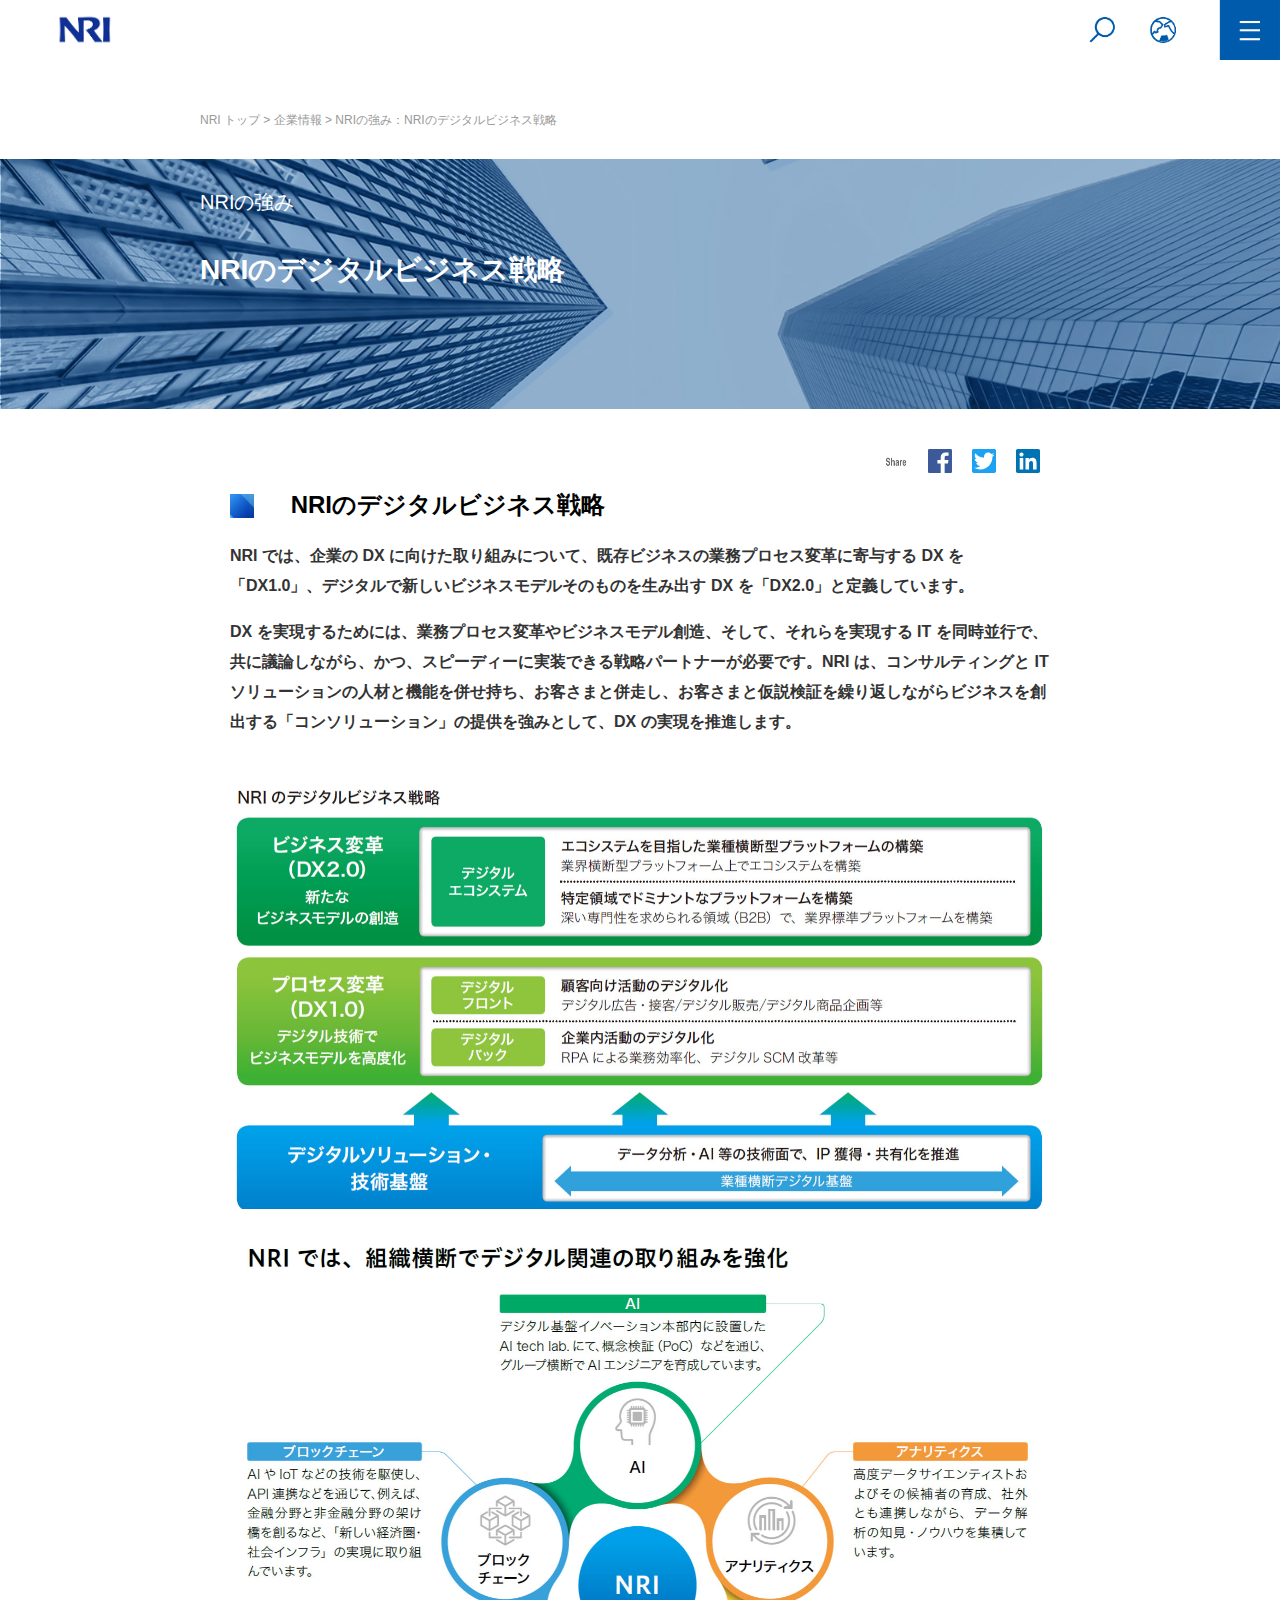
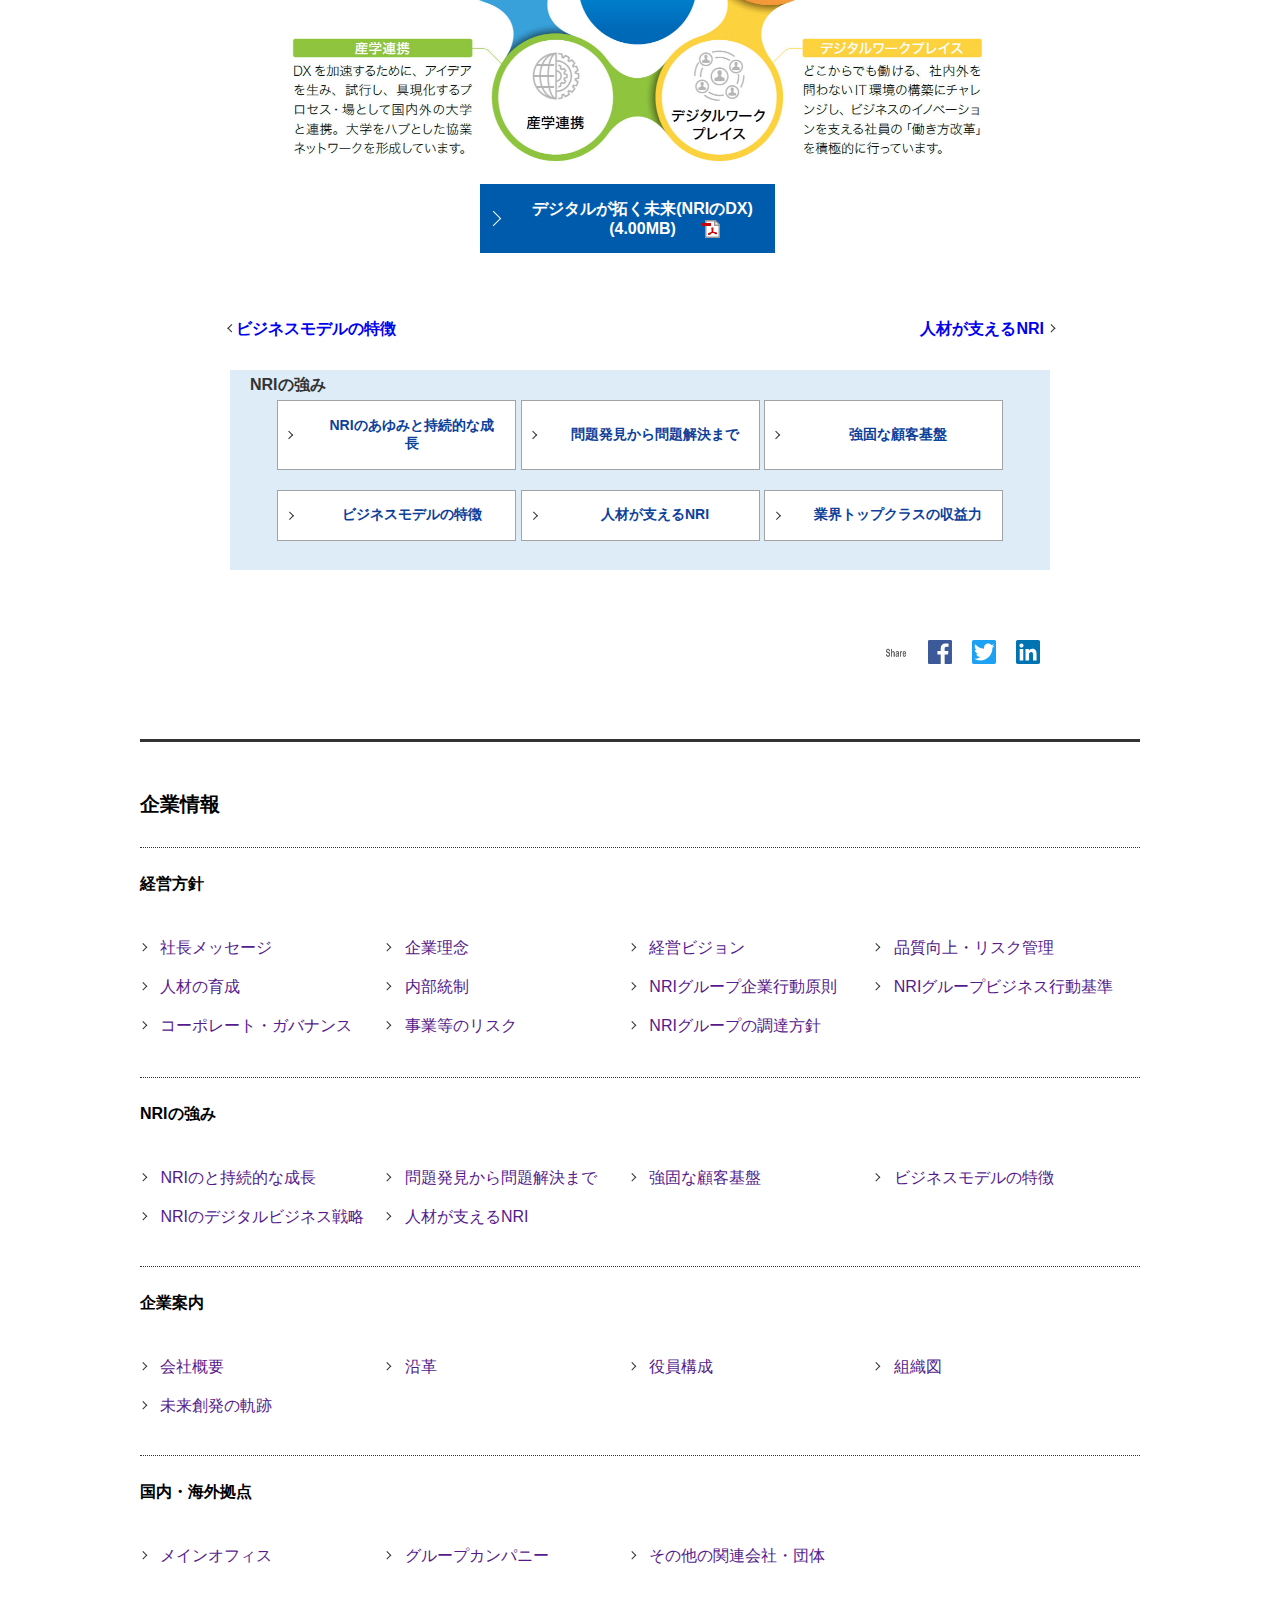
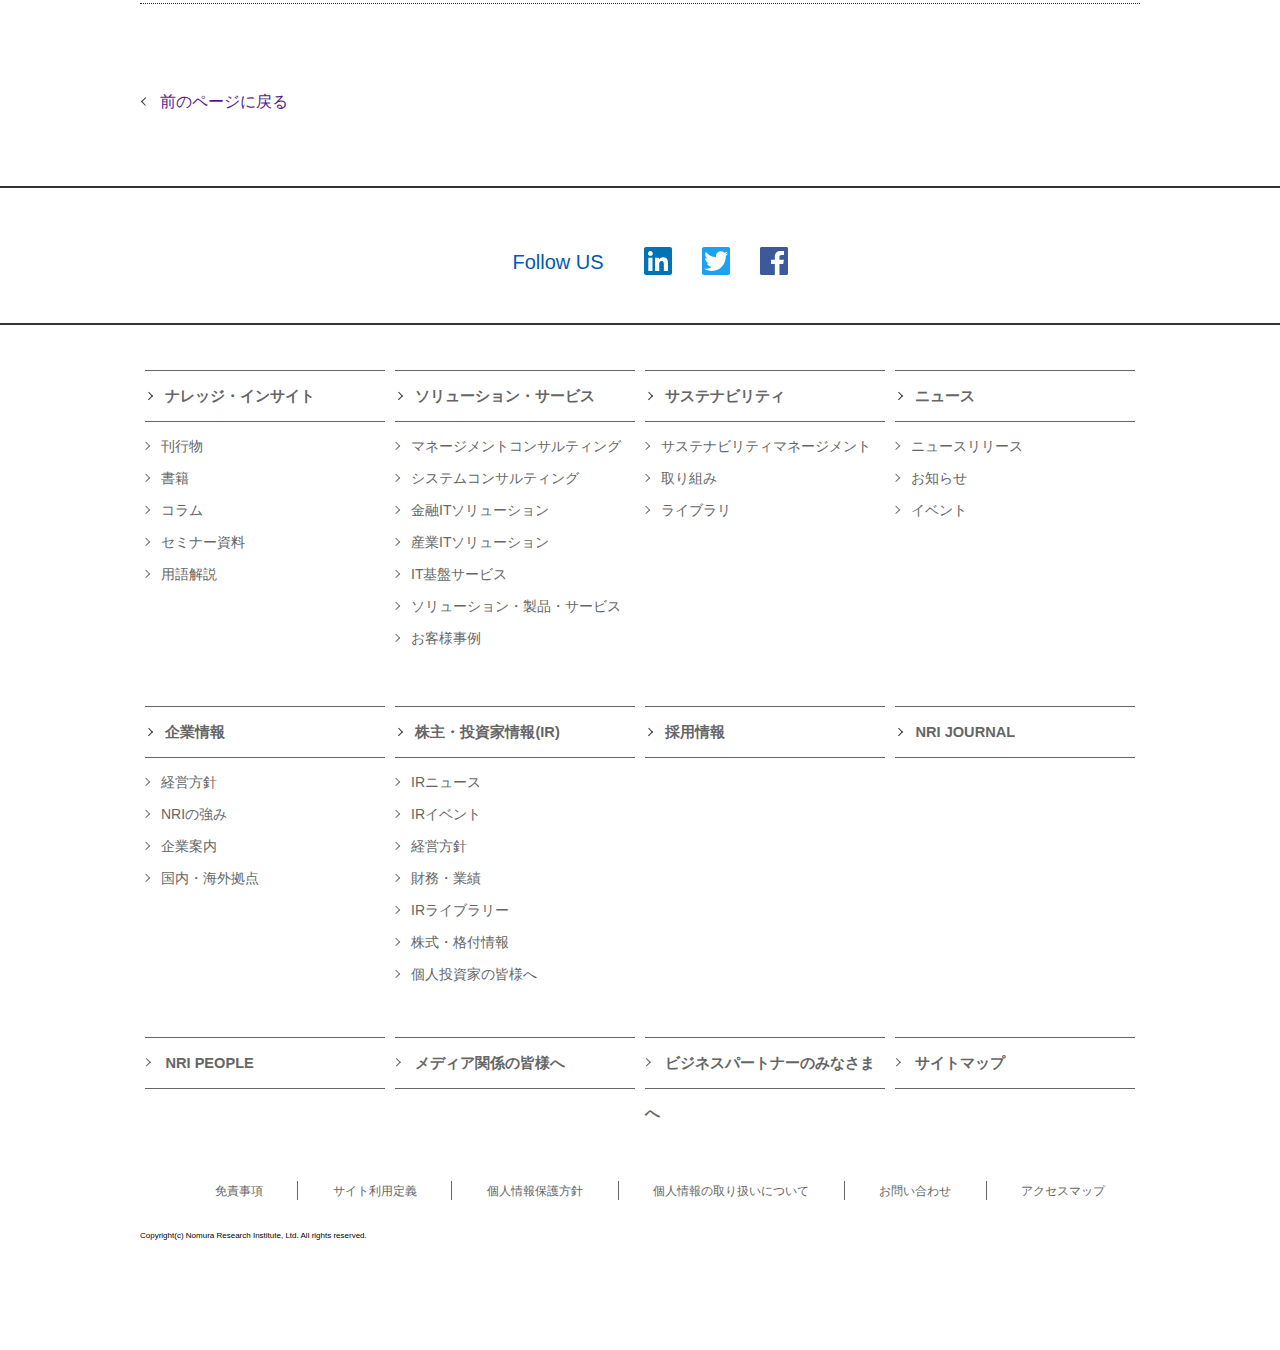
<file: index.html>
<!DOCTYPE html>
<html lang="ja">
<head>
	<meta charset="utf-8">
  <title>NRIのデジタルビジネス戦略</title>
  <link rel="stylesheet" href="normalize.css">
  <link rel="stylesheet" href="style.css">
</head>

<body>
      
    <header>
      <div class="header">
        <img class="topimgLeft" src="images/apple-touch-icon.png" height="60">
        <img class="topimgRight" src="images/img001.png" height="60">
      </div><!-- header -->
    </header>

        <p class="pankuz">NRI トップ &gt; 企業情報 &gt; NRIの強み：NRIのデジタルビジネス戦略</p>

    <div class="irheader"><!-- ヘッダー画像 -->
      <p class="irheaderone">NRIの強み</p>
      <p class="irheadertwo">NRIのデジタルビジネス戦略</p>
    </div><!-- irheaderヘッダー画像 -->



    <div class="pageback"><!-- 1ページメインの後側 -->

      <div class="pagefront"><!-- 2メインページ前面 -->
        <div class="shareframe"><!-- 3シェアフレーム -->
          

          <div class="share">
              <a href="https://www.linkedin.com/m/login/" target="new">
                <img src="images/icon-linkedin.svg" alt="facebook" ></a>
          </div><!-- share -->


            <div class="share">
                <a href="https://twitter.com/intent/tweet?text=NRI%E3%81%AE%E5%BC%B7%E3%81%BF%EF%BC%9A%E3%83%93%E3%82%B8%E3%83%8D%E3%82%B9%E3%83%A2%E3%83%87%E3%83%AB%E3%81%AE%E7%89%B9%E5%BE%B4%20%7C%20%E4%BC%81%E6%A5%AD%E6%83%85%E5%A0%B1%20%7C%20%E9%87%8E%E6%9D%91%E7%B7%8F%E5%90%88%E7%A0%94%E7%A9%B6%E6%89%80%28NRI%29&url=http%3A%2F%2Fwww.nri.com%2Fjp%2Fcompany%2Fwhats%2Fstory06&original_referer=https%3A%2F%2Ftwitter.com%2Fshare%3Ftext%3DNRI%25e3%2581%25ae%25e5%25bc%25b7%25e3%2581%25bf%25ef%25bc%259a%25e3%2583%2593%25e3%2582%25b8%25e3%2583%258d%25e3%2582%25b9%25e3%2583%25a2%25e3%2583%2587%25e3%2583%25ab%25e3%2581%25ae%25e7%2589%25b9%25e5%25be%25b4%2B%257c%2B%25e4%25bc%2581%25e6%25a5%25ad%25e6%2583%2585%25e5%25a0%25b1%2B%257c%2B%25e9%2587%258e%25e6%259d%2591%25e7%25b7%258f%25e5%2590%2588%25e7%25a0%2594%25e7%25a9%25b6%25e6%2589%2580%28NRI%29%26url%3Dhttp%253a%252f%252fwww.nri.com%252fjp%252fcompany%252fwhats%252fstory06" target="_new">
                <img src="images/icon-twitter.svg" alt="twitter" ></a>
            </div><!-- 4share -->

            <div class="share">
              <a href="https://www.facebook.com/login.php?skip_api_login=1&api_key=966242223397117&signed_next=1&next=https%3A%2F%2Fwww.facebook.com%2Fshare.php%3Fu%3Dhttp%253A%252F%252Fwww.nri.com%252Fjp%252Fcompany%252Fwhats%252Fstory06&cancel_url=https%3A%2F%2Fwww.facebook.com%2Fdialog%2Fclose_window%2F%3Fapp_id%3D966242223397117%26connect%3D0%23_%3D_&display=popup&locale=ja_JP" target="_new">
              <img src="images/icon-facebook.svg" alt="facebook" ></a>
            <div><!-- 4share -->

          <div class="share">
              <a href="https://twitter.com/intent/tweet?text=NRI%E3%81%AE%E5%BC%B7%E3%81%BF%EF%BC%9A%E3%83%93%E3%82%B8%E3%83%8D%E3%82%B9%E3%83%A2%E3%83%87%E3%83%AB%E3%81%AE%E7%89%B9%E5%BE%B4%20%7C%20%E4%BC%81%E6%A5%AD%E6%83%85%E5%A0%B1%20%7C%20%E9%87%8E%E6%9D%91%E7%B7%8F%E5%90%88%E7%A0%94%E7%A9%B6%E6%89%80%28NRI%29&url=http%3A%2F%2Fwww.nri.com%2Fjp%2Fcompany%2Fwhats%2Fstory06&original_referer=https%3A%2F%2Ftwitter.com%2Fshare%3Ftext%3DNRI%25e3%2581%25ae%25e5%25bc%25b7%25e3%2581%25bf%25ef%25bc%259a%25e3%2583%2593%25e3%2582%25b8%25e3%2583%258d%25e3%2582%25b9%25e3%2583%25a2%25e3%2583%2587%25e3%2583%25ab%25e3%2581%25ae%25e7%2589%25b9%25e5%25be%25b4%2B%257c%2B%25e4%25bc%2581%25e6%25a5%25ad%25e6%2583%2585%25e5%25a0%25b1%2B%257c%2B%25e9%2587%258e%25e6%259d%2591%25e7%25b7%258f%25e5%2590%2588%25e7%25a0%2594%25e7%25a9%25b6%25e6%2589%2580%28NRI%29%26url%3Dhttp%253a%252f%252fwww.nri.com%252fjp%252fcompany%252fwhats%252fstory06" target="_new">
              <img src="images/share.png" alt="twitter" ></a>
          </div><!-- 4share -->

        </div><!-- 3シェアフレーム -->

      </div><!-- 2メインページ前面 -->


          <article class="title"><!-- 5タイトル -->
            <img src="images/rogomarck.png" alt="ロゴマーク" width="24" height="24" style="float:left;" "margin-left:10px;">
            <h2>&nbsp;&nbsp;&nbsp;&nbsp;NRIのデジタルビジネス戦略</h2>

            <article class="text">
            <p>NRI では、企業の DX に向けた取り組みについて、既存ビジネスの業務プロセス変革に寄与する DX を「DX1.0」、デジタルで新しいビジネスモデルそのものを生み出す DX を「DX2.0」と定義しています。</p>
            </article><!-- text -->
            
            <article class="text">
            <p>DX を実現するためには、業務プロセス変革やビジネスモデル創造、そして、それらを実現する IT を同時並行で、共に議論しながら、かつ、スピーディーに実装できる戦略パートナーが必要です。NRI は、コンサルティングと IT ソリューションの人材と機能を併せ持ち、お客さまと併走し、お客さまと仮説検証を繰り返しながらビジネスを創出する「コンソリューション」の提供を強みとして、DX の実現を推進します。</p>
            </article>
            

            <div class="strategyimage"></div>
            <div class="digitalimage"></div>

          <div class="btn"><!-- ボタン -->
          <a href="" class="bws-arrow"><span>デジタルが拓く未来(NRIのDX)(4.00MB)</span></a>
          </div>


          <div class="Businesleft"><a href="#">ビジネスモデルの特徴</a></div>
          <div class="Businesright"><a href="#">人材が支えるNRI</a></div>



      <section class="nristrong">

          <div class="nristrongtext">
            <p>NRIの強み</P>
            </div>
    
            <div class="bw-arrowframe">
              <a href="" class="bw-arrow"><span>NRIのあゆみと持続的な成長</span></a>
            </div>
    
            <div class="bw-arrowframe">
                <a href="" class="bw-arrow"><span>問題発見から問題解決まで</span></a>
            </div>
            
              <div class="bw-arrowframe">
                  <a href="" class="bw-arrow"><span>強固な顧客基盤</span></a>
              </div>
    
              <div class="bw-arrowframeunder">
                    <a href="" class="bw-arrowunder"><span>ビジネスモデルの特徴</span></a>
              </div>
      
              <div class="bw-arrowframeunder">
                      <a href="" class="bw-arrowunder"><span>人材が支えるNRI</span></a>
                    </div>
    
              <div class="bw-arrowframeunder">
                        <a href="" class="bw-arrowunder"><span>業界トップクラスの収益力</span></a>
              </div>




      </section><!-- nristrong -->

      <div class="shareframe"><!-- 3シェアフレーム -->
          

        <div class="share">
            <a href="https://www.linkedin.com/m/login/" target="new">
              <img src="images/icon-linkedin.svg" alt="facebook" ></a>
        </div><!-- share -->


          <div class="share">
              <a href="https://twitter.com/intent/tweet?text=NRI%E3%81%AE%E5%BC%B7%E3%81%BF%EF%BC%9A%E3%83%93%E3%82%B8%E3%83%8D%E3%82%B9%E3%83%A2%E3%83%87%E3%83%AB%E3%81%AE%E7%89%B9%E5%BE%B4%20%7C%20%E4%BC%81%E6%A5%AD%E6%83%85%E5%A0%B1%20%7C%20%E9%87%8E%E6%9D%91%E7%B7%8F%E5%90%88%E7%A0%94%E7%A9%B6%E6%89%80%28NRI%29&url=http%3A%2F%2Fwww.nri.com%2Fjp%2Fcompany%2Fwhats%2Fstory06&original_referer=https%3A%2F%2Ftwitter.com%2Fshare%3Ftext%3DNRI%25e3%2581%25ae%25e5%25bc%25b7%25e3%2581%25bf%25ef%25bc%259a%25e3%2583%2593%25e3%2582%25b8%25e3%2583%258d%25e3%2582%25b9%25e3%2583%25a2%25e3%2583%2587%25e3%2583%25ab%25e3%2581%25ae%25e7%2589%25b9%25e5%25be%25b4%2B%257c%2B%25e4%25bc%2581%25e6%25a5%25ad%25e6%2583%2585%25e5%25a0%25b1%2B%257c%2B%25e9%2587%258e%25e6%259d%2591%25e7%25b7%258f%25e5%2590%2588%25e7%25a0%2594%25e7%25a9%25b6%25e6%2589%2580%28NRI%29%26url%3Dhttp%253a%252f%252fwww.nri.com%252fjp%252fcompany%252fwhats%252fstory06" target="_new">
              <img src="images/icon-twitter.svg" alt="twitter" ></a>
          </div><!-- 4share -->

          <div class="share">
            <a href="https://www.facebook.com/login.php?skip_api_login=1&api_key=966242223397117&signed_next=1&next=https%3A%2F%2Fwww.facebook.com%2Fshare.php%3Fu%3Dhttp%253A%252F%252Fwww.nri.com%252Fjp%252Fcompany%252Fwhats%252Fstory06&cancel_url=https%3A%2F%2Fwww.facebook.com%2Fdialog%2Fclose_window%2F%3Fapp_id%3D966242223397117%26connect%3D0%23_%3D_&display=popup&locale=ja_JP" target="_new">
            <img src="images/icon-facebook.svg" alt="facebook" ></a>
          <div><!-- 4share -->

        <div class="share">
            <a href="https://twitter.com/intent/tweet?text=NRI%E3%81%AE%E5%BC%B7%E3%81%BF%EF%BC%9A%E3%83%93%E3%82%B8%E3%83%8D%E3%82%B9%E3%83%A2%E3%83%87%E3%83%AB%E3%81%AE%E7%89%B9%E5%BE%B4%20%7C%20%E4%BC%81%E6%A5%AD%E6%83%85%E5%A0%B1%20%7C%20%E9%87%8E%E6%9D%91%E7%B7%8F%E5%90%88%E7%A0%94%E7%A9%B6%E6%89%80%28NRI%29&url=http%3A%2F%2Fwww.nri.com%2Fjp%2Fcompany%2Fwhats%2Fstory06&original_referer=https%3A%2F%2Ftwitter.com%2Fshare%3Ftext%3DNRI%25e3%2581%25ae%25e5%25bc%25b7%25e3%2581%25bf%25ef%25bc%259a%25e3%2583%2593%25e3%2582%25b8%25e3%2583%258d%25e3%2582%25b9%25e3%2583%25a2%25e3%2583%2587%25e3%2583%25ab%25e3%2581%25ae%25e7%2589%25b9%25e5%25be%25b4%2B%257c%2B%25e4%25bc%2581%25e6%25a5%25ad%25e6%2583%2585%25e5%25a0%25b1%2B%257c%2B%25e9%2587%258e%25e6%259d%2591%25e7%25b7%258f%25e5%2590%2588%25e7%25a0%2594%25e7%25a9%25b6%25e6%2589%2580%28NRI%29%26url%3Dhttp%253a%252f%252fwww.nri.com%252fjp%252fcompany%252fwhats%252fstory06" target="_new">
            <img src="images/share.png" alt="twitter" ></a>
        </div><!-- 4share -->

      </div><!-- 3シェアフレーム -->



      </article><!-- 5title タイトル-->


    </div><!-- 1ページメインの後側 -->

    </div>
    </div>


    <article class="company-information">
      <p>企業情報</p>
    </article>  


    <section class="link_collection_one">
        <p>経営方針</p>
        <article class="link-box">
          <a href=""><span>社長メッセージ</span></a>
        </article>

        <article class="link-box">
            <a href=""><span>企業理念</span></a>
        </article>

          <article class="link-box">
              <a href=""><span>経営ビジョン</span></a>
          </article>

          <article class="link-box">
              <a href=""><span>品質向上・リスク管理</span></a>
          </article>
          
          <article class="link-box">
              <a href=""><span>人材の育成</span></a>
          </article>

          <article class="link-box">
              <a href=""><span>内部統制</span></a>
          </article>

          <article class="link-box">
              <a href=""><span>NRIグループ企業行動原則</span></a>
          </article>

          <article class="link-box">
              <a href=""><span>NRIグループビジネス行動基準</span></a>
          </article>

          <article class="link-box">
              <a href=""><span>コーポレート・ガバナンス</span></a>
          </article>

          <article class="link-box">
              <a href=""><span>事業等のリスク</span></a>
          </article>

          <article class="link-box">
              <a href=""><span>NRIグループの調達方針</span></a>
          </article>


    </section><!-- link_collection_one -->


    <section class="link_collection_two">
      <p>NRIの強み</p>
      <article class="link-box">
        <a href=""><span>NRIのと持続的な成長</span></a>
      </article>

      <article class="link-box">
          <a href=""><span>問題発見から問題解決まで</span></a>
      </article>

        <article class="link-box">
            <a href=""><span>強固な顧客基盤</span></a>
        </article>

        <article class="link-box">
            <a href=""><span>ビジネスモデルの特徴</span></a>
        </article>
        
        <article class="link-box">
            <a href=""><span>NRIのデジタルビジネス戦略</span></a>
        </article>

        <article class="link-box">
            <a href=""><span>人材が支えるNRI</span></a>
        </article>

  </section><!-- link_collection_two -->

      <section class="link_collection_three">
        <p>企業案内</p>
        <article class="link-box">
          <a href=""><span>会社概要</span></a>
        </article>

        <article class="link-box">
            <a href=""><span>沿革</span></a>
        </article>

          <article class="link-box">
              <a href=""><span>役員構成</span></a>
          </article>

          <article class="link-box">
              <a href=""><span>組織図</span></a>
          </article>
          
          <article class="link-box">
              <a href=""><span>未来創発の軌跡</span></a>
          </article>

    </section><!-- link_collection_three -->

    <section class="link_collection_four">
      <p>国内・海外拠点</p>
      <article class="link-box">
        <a href=""><span>メインオフィス</span></a>
      </article>

      <article class="link-box">
          <a href=""><span>グループカンパニー</span></a>
      </article>

        <article class="link-box">
            <a href=""><span>その他の関連会社・団体</span></a>
        </article>

</section><!-- link_collection_four -->

  <section class="link_collection_five">

    <article class="link-box-five">
      <a href=""><span>前のページに戻る</span></a>
    </article>

  </section>


  <!-- <section class="Follow_us_frame"> -->

    <article class="Follow_us">

      <section class="follow_center">

        <span class="share_follow_us">
            <a href="" target="_new">
              <p>Follow US</p>
        </span>


        <span class="share_two">
          <a href="https://www.linkedin.com/m/login/" target="new">
          <img  src="images/icon-linkedin.svg"></a>
        </span>

          <span class="share_two">
              <a href="https://twitter.com/intent/tweet?text=NRI%E3%81%AE%E5%BC%B7%E3%81%BF%EF%BC%9A%E3%83%93%E3%82%B8%E3%83%8D%E3%82%B9%E3%83%A2%E3%83%87%E3%83%AB%E3%81%AE%E7%89%B9%E5%BE%B4%20%7C%20%E4%BC%81%E6%A5%AD%E6%83%85%E5%A0%B1%20%7C%20%E9%87%8E%E6%9D%91%E7%B7%8F%E5%90%88%E7%A0%94%E7%A9%B6%E6%89%80%28NRI%29&url=http%3A%2F%2Fwww.nri.com%2Fjp%2Fcompany%2Fwhats%2Fstory06&original_referer=https%3A%2F%2Ftwitter.com%2Fshare%3Ftext%3DNRI%25e3%2581%25ae%25e5%25bc%25b7%25e3%2581%25bf%25ef%25bc%259a%25e3%2583%2593%25e3%2582%25b8%25e3%2583%258d%25e3%2582%25b9%25e3%2583%25a2%25e3%2583%2587%25e3%2583%25ab%25e3%2581%25ae%25e7%2589%25b9%25e5%25be%25b4%2B%257c%2B%25e4%25bc%2581%25e6%25a5%25ad%25e6%2583%2585%25e5%25a0%25b1%2B%257c%2B%25e9%2587%258e%25e6%259d%2591%25e7%25b7%258f%25e5%2590%2588%25e7%25a0%2594%25e7%25a9%25b6%25e6%2589%2580%28NRI%29%26url%3Dhttp%253a%252f%252fwww.nri.com%252fjp%252fcompany%252fwhats%252fstory06" target="_new">
              <img src="images/icon-twitter.svg" alt="twitter" ></a>
          </span>

          <span class="share_two">
            <a href="https://www.facebook.com/login.php?skip_api_login=1&api_key=966242223397117&signed_next=1&next=https%3A%2F%2Fwww.facebook.com%2Fshare.php%3Fu%3Dhttp%253A%252F%252Fwww.nri.com%252Fjp%252Fcompany%252Fwhats%252Fstory06&cancel_url=https%3A%2F%2Fwww.facebook.com%2Fdialog%2Fclose_window%2F%3Fapp_id%3D966242223397117%26connect%3D0%23_%3D_&display=popup&locale=ja_JP" target="_new">
            <img src="images/icon-facebook.svg" alt="facebook" ></a>
            </span>

          </section>

    </article>

  　 <article  class="pageback_two">


    <section  class="link_collection_box">
      <div class="link_top_box">
        <a href=""  class="link_top_box_text"><span>ナレッジ・インサイト</span></a>
        <ul class="ul">
          <li><a href=""><span class="li_text">刊行物</span></a></li>
          <li><a href=""><span class="li_text">書籍</span></a></li>
          <li><a href=""><span class="li_text">コラム</span></a></li>
          <li><a href=""><span class="li_text">セミナー資料</span></a></li>
          <li><a href=""><span class="li_text">用語解説</span></a></li>
        </ul>
      </div>
    </section>

    <section  class="link_collection_box">
        <div class="link_top_box">
          <a href=""  class="link_top_box_text"><span>ソリューション・サービス</span></a>
          <ul class="ul">
            <li><a href=""><span class="li_text">マネージメントコンサルティング</span></a></li>
            <li><a href=""><span class="li_text">システムコンサルティング</span></a></li>
            <li><a href=""><span class="li_text">金融ITソリューション</span></a></li>
            <li><a href=""><span class="li_text">産業ITソリューション</span></a></li>
            <li><a href=""><span class="li_text">IT基盤サービス</span></a></li>
            <li><a href=""><span class="li_text">ソリューション・製品・サービス</span></a></li>
            <li><a href=""><span class="li_text">お客様事例</span></a></li>
          </ul>
        </div>
      </section>

      <section  class="link_collection_box">
          <div class="link_top_box">
            <a href=""  class="link_top_box_text"><span>サステナビリティ</span></a>
            <ul class="ul">
              <li><a href=""><span class="li_text">サステナビリティマネージメント</span></a></li>
              <li><a href=""><span class="li_text">取り組み</span></a></li>
              <li><a href=""><span class="li_text">ライブラリ</span></a></li>
            </ul>
          </div>
        </section>


        <section  class="link_collection_box">
            <div class="link_top_box">
              <a href=""  class="link_top_box_text"><span>ニュース</span></a>
              <ul class="ul">
                <li><a href=""><span class="li_text">ニュースリリース</span></a></li>
                <li><a href=""><span class="li_text">お知らせ</span></a></li>
                <li><a href=""><span class="li_text">イベント</span></a></li>
              </ul>
            </div>
          </section>

        <section  class="link_collection_box">
            <div class="link_top_box">
              <a href=""  class="link_top_box_text"><span>企業情報</span></a>
              <ul class="ul">
                <li><a href=""><span class="li_text">経営方針</span></a></li>
                <li><a href=""><span class="li_text">NRIの強み</span></a></li>
                <li><a href=""><span class="li_text">企業案内</span></a></li>
                <li><a href=""><span class="li_text">国内・海外拠点</span></a></li>
              </ul>
            </div>
          </section>

          <section  class="link_collection_box">
              <div class="link_top_box">
                <a href=""  class="link_top_box_text"><span>株主・投資家情報(IR)</span></a>
                <ul class="ul">
                  <li><a href=""><span class="li_text">IRニュース</span></a></li>
                  <li><a href=""><span class="li_text">IRイベント</span></a></li>
                  <li><a href=""><span class="li_text">経営方針</span></a></li>
                  <li><a href=""><span class="li_text">財務・業績</span></a></li>
                  <li><a href=""><span class="li_text">IRライブラリー</span></a></li>
                  <li><a href=""><span class="li_text">株式・格付情報</span></a></li>
                  <li><a href=""><span class="li_text">個人投資家の皆様へ</span></a></li>
                </ul>
              </div>
            </section>
  

            <section  class="link_collection_box">
                <div class="link_top_box">
                  <a href=""  class="link_top_box_text"><span>採用情報</span></a>
                </div>
              </section>

              <section  class="link_collection_box">
                  <div class="link_top_box">
                    <a href=""  class="link_top_box_text"><span>NRI JOURNAL</span></a>
                  </div>
                </section>
  



    <div class="link_top_box_bottom">
          <a href=""  class="link_top_box_text"><span>NRI PEOPLE</span></a>
    </div>

    <div class="link_top_box_bottom">
          <a href=""  class="link_top_box_text"><span>メディア関係の皆様へ</span></a>
    </div>

    <div class="link_top_box_bottom">
          <a href=""  class="link_top_box_text"><span>ビジネスパートナーのみなさまへ</span></a>
    </div>

      <div class="link_top_box_bottom">
          <a href=""  class="link_top_box_text"><span>サイトマップ</span></a>
    </div>
  
  </article>

    <article  class="footer_Information">
      <ul class="footer_ul">
          <li class="footer_li"><a href="/"><span class="footer_text">免責事項</span></a></li>
          <li class="footer_li"><a href="/"><span class="footer_text">サイト利用定義</span></a></li>
          <li class="footer_li"><a href="/"><span class="footer_text">個人情報保護方針</span></a></li>
          <li class="footer_li"><a href="/"><span class="footer_text">個人情報の取り扱いについて</span></a></li>
          <li class="footer_li"><a href="/"><span class="footer_text">お問い合わせ</span></a></li>
          <li class="footer_li"><a href="/"><span class="footer_text">アクセスマップ</span></a></li>
      </ul>



    <p class="copyright"><small>Copyright(c) Nomura Research Institute, Ltd. All rights reserved.</small></p>


    <footer>
    </footer>



  </body>



</html>
</file>
<file: style.css>
header {
  position: fixed;
  z-index: 9999;
  top: 0;
  width: 100%;
  height: 60px;
  background-color: #FFFFFF;
}

.title {
  font-family: "Noto Sans JP", sans-serif;
  font-weight:  bold;
}

.title img {
  padding-top: 5px;

}


.header {
  position: relative;
  left: 0px;
  top: 0px;
  height: 60px;
}

.topimgLeft {
  position: absolute;
  left: 55px;
}

.topimgRight {
  position: absolute;
  right: 0;
}

#headerspace {
  position: fixed;
  width: 100%;
  height: 60px;
}

/* パンくずリスト */
.pankuz {
  font-size: 12px;
  color: #999999;
  padding: 100px 0 10px 200px;
  /* background-color: yellow; */
}


/* ヘッダ画像 */
.irheader  {
  background-image:url("images/h1_whats_2.jpg");
  position: relative;
  width: 100%;
  max-width: 100%;
  min-width: 30%;
  height: 250px;
  max-height: 250px;
  background-size: cover;
  }


.irheaderone  {
  font-size: 20px;
  color: #FFFFFF;
  padding:  30px 0 0 200px;
  font-family: "Noto Sans JP", sans-serif;
}

.irheadertwo  {
  font-size: 28px;
  line-height: 42px;
  color: #FFFFFF;
  padding: 5px 0 0 200px;
  font-family: "Noto Sans JP", sans-serif;
  font-weight:  bold;
}

.pageback {
  /* background-color: forestgreen; */
  width: 1000px;
  max-width: 1000px;
  height: 1900px;
  margin-right: auto;
  margin-left: auto;
  margin-top: 30px;
  border-bottom: solid 3px #333333;
}


/* SNSアイコン */

.share img {
  float: right;
  width: 24px;
  height: 24px;
  padding: 10px;
}

.pagefront {
  /* background-color: yellow; */
  width: 820px;
  max-width: 820px;
  height: 1900px;
  margin-right: auto;
  margin-left: auto;
}


.title img {
  padding-right: 10px;
}

.pagefront p {
  /* position: absolute; */
  font-size: 16px;
  line-height: 30.08px;
  color: #333333;
}

.shareframe {
  width: 820px;
  height: 34px;
  /* background-color: bisque; */
  position: absolute;
}

.title {
  width: 820px;
  height: 34px;
  /* background-color: pink; */
  margin-top:50px;
}

.text {
  height: 60px;
  width: 100%
}

/* デジタルイメージ戦略画像 */

.strategyimage {
  background-image:url("images/story06_01_2.jpg");
  width: 820px;
  height: 432px;
  background-size: cover;
  margin-top: 100px;
}


/* デジタルイメージ画像 */

.digitalimage {
  background-image:url("images/story06_02.jpg");
  width: 820px;
  height: 530px;
  background-size: cover;
  margin-top: 30px;
}




.btn {
  /* background-color: aqua; */
  width: 820px;
  height: 110px;
}

/* ボタン */

.bws-arrow {
	display: -webkit-flex;
	display: -ms-flex;
	display: flex;
	-webkit-box-align: center;
	-ms-flex-align: center;
	align-items: center;
	-webkit-box-pack: justify;
	-ms-flex-pack: justify;
	justify-content: space-between;
	background-color: #005bac;
	-webkit-box-sizing: border-box;
	box-sizing: border-box;
	color: #FFFFFF;
	font-size: 1rem;
	padding: 15px;
	text-align: center;
  max-width: 295px;
  margin-top: 15px;
  margin-bottom: 15px;
  margin-left: 250px;
  margin-right: 250px;
  background-image:url("images/pdf.png");
  background-repeat: no-repeat;
  background-position:  right 20% bottom 30%;
  position: absolute;
}

.bws-arrow > *:first-child {
	width: calc(100% - 10px * 3);
}

.bws-arrow::Before {
	content: '';
	display: inline-block;
	padding: 0;
	width: 10px;
	height: 10px;
	border-top: solid 1px #FFFFFF;
	border-right: solid 1px #FFFFFF;
	-webkit-transform-origin: center;
	-ms-transform-origin: center;
	transform-origin: center;
	transform: rotate(45deg) translateX(-5px) translateY(5px);
}

.bws-arrow:hover {
	opacity: 0.5;
}

a.bws-arrow:link, a.bws-arrow:active, a.bws-arrow:hover, a.bws-arrow:visited {
	color: #FFFFFF;
	text-decoration: none;
}

button.bws-arrow {
	width: 100%;
	border: none;
	cursor: pointer;
}

.btn {
  /* background-color: red; */
  width: 820px;
  height: 150px;
  clear: both;
  position: relative;
}

.Businesleft::Before {
	content: '';
	display: inline-block;
	padding: 0;
	width: 5px;
	height: 5px;
	border-top: solid 1px #333333;
	border-right: solid 1px #333333;
	-webkit-transform-origin: center;
	-ms-transform-origin: center;
	transform-origin: center;
	transform: rotate(-135deg) translateX(3px) translateY(1px);
}


.Businesleft {
  float: left;
  font-size: 16px;
  margin-bottom: 30px;
}

.Businesleft:hover {
  text-decoration: underline;
}

.Businesright::after {
	content: '';
	display: inline-block;
	padding: 0;
	width: 5px;
	height: 5px;
	border-top: solid 1px #333333;
	border-right: solid 1px #333333;
	-webkit-transform-origin: center;
	-ms-transform-origin: center;
	transform-origin: center;
	transform: rotate(45deg) translateX(1px) translateY(-5px);
}


.Businesright {
  float: right;
  font-size: 16px;
  margin-bottom: 30px;
}
a {
  text-decoration:none;
}

.Businesleft:left {
  text-decoration: underline;
}

.btn {
  /* background-color: red; */
  width: 820px;
  height: 150px;
  clear: both;
  position: relative;
}


/* NRIの強み */
.nristrong {
  width: 820px;
  height: 200px;
  background-color: #deecf8;
  clear: both;
  text-align: center;
  margin-bottom: 60px;
}

.nristrongtext {
  width: 820px;
  height: 30px;
  padding-left: 10px;
}

.nristrongtext p {
  font-size: 16px;
  font-weight: bold;
  Line-height: 30px;
  text-align: left;
  margin-left: 10px;
  color: #333333;
}

/* NRIのつよみ・ボタン */

.bw-arrow {
	display: -webkit-flex;
	display: -ms-flex;
	display: flex;
	-webkit-box-align: center;
	-ms-flex-align: center;
	align-items: center;
	-webkit-box-pack: justify;
	-ms-flex-pack: justify;
	justify-content: space-between;
	background-color: #FFFFFF;
	-webkit-box-sizing: border-box;
	box-sizing: border-box;
	color: #0c419a;
	font-size: 14px;
	padding: 15px;
	text-align: center;
	max-width: 239px;
  height: 70px;
  margin-left: auto;
  margin-right: auto;
  border: solid 1px rgb(163, 163, 163);
}

.bw-arrow > *:first-child {
	width: calc(100% - 10px * 3);
}

.bw-arrow::Before {
	content: '';
	display: inline-block;
	padding: 0;
	width: 5px;
	height: 5px;
	border-top: solid 1px #333333;
	border-right: solid 1px #333333;
	-webkit-transform-origin: center;
	-ms-transform-origin: center;
	transform-origin: center;
	transform: rotate(45deg) translateX(-5px) translateY(5px);
}

.bw-arrow:hover {
	opacity: 0.5;
}

a.bw-arrow:link, a.bw-arrow:active, a.bw-arrow:hover, a.bw-arrow:visited {
	color: #0c419a;
	text-decoration: none;
}

button.bw-arrow {
	width: 100%;
	border: none;
  cursor: pointer;
}

/* NRIの強みのボタンの枠 */

.bw-arrowframe {
  display: inline-block;
  width: 239px;
  height: 90px;
}



/* NRIのつよみ・ボタン 下段*/

.bw-arrowunder {
	display: -webkit-flex;
	display: -ms-flex;
	display: flex;
	-webkit-box-align: center;
	-ms-flex-align: center;
	align-items: center;
	-webkit-box-pack: justify;
	-ms-flex-pack: justify;
	justify-content: space-between;
	background-color: #FFFFFF;
	-webkit-box-sizing: border-box;
	box-sizing: border-box;
	color: #0c419a;
	font-size: 14px;
	padding: 8px;
	text-align: center;
	max-width: 239px;
  height: 51px;
  margin-left: auto;
  margin-right: auto;
  border: solid 1px rgb(163, 163, 163);
}

.bw-arrowunder > *:first-child {
	width: calc(100% - 10px * 3);
}

.bw-arrowunder::Before {
	content: '';
	display: inline-block;
	padding: 0;
	width: 5px;
	height: 5px;
	border-top: solid 1px #333333;
	border-right: solid 1px #333333;
	-webkit-transform-origin: center;
	-ms-transform-origin: center;
	transform-origin: center;
	transform: rotate(45deg) translateX(1px) translateY(0px);
}

.bw-arrowunder:hover {
	opacity: 0.5;
}

a.bw-arrowunder:link, a.bw-arrow:active, a.bw-arrow:hover, a.bw-arrow:visited {
	color: #0c419a;
	text-decoration: none;
}

button.bw-arrowunder {
	width: 100%;
	border: none;
	cursor: pointer;
}

/* NRIの強みのボタンの枠 */

.bw-arrowframeunder {
  display: inline-block;
  width: 239px;
  height: 51px;
}


/* 企業情報タグ */

.company-information {
  width: 1000px;
  max-width: 1000px;
  height: 85px;
  margin-left: auto;
  margin-right: auto;
  /* background-color: greenyellow; */
  border-bottom:  dotted 1px  #333333;
}

.company-information p {
  font-size: 20px;
  font-weight: bold;
  line-height: 85px;
}

/* リンク集 */
.link_collection_one {
  width: 1000px;
  max-width: 1000px;
  -webkit-min-width: 30%;
  -moz-min-width: 30%;
  -ms-min-width: 30%;
  -o-min-width: 30%;
  min-width: 30%;
  /* background-color: gold; */
  height: 213px;
  margin-left: auto;
  margin-right: auto;
  clear: both;
  border-bottom:  dotted 1px  #333333;
}

.link_collection_one p {
  font-size: 16px;
  line-height: 40px;
  font-weight: bold;
}

.link-box {
  width: 230px;
  max-height: 41px;
  /* background-color: gray; */
  padding-left: 10px;
  padding-top: 18px;
  margin: 0px;
  display: inline-block;
}

.link-box p {
  font-size: 14px;
  line-height: 41px;
  color: #0c419a;
  text-decoration: underline;
}

.link-box:hover {
  text-decoration: underline;
}

.link-box::Before {
	content: '';
	display: inline-block;
	padding: 0;
	width: 5px;
	height: 5px;
	border-top: solid 1px #333333;
	border-right: solid 1px #333333;
	-webkit-transform-origin: center;
	-ms-transform-origin: center;
	transform-origin: center;
	transform: rotate(45deg) translateX(-9px) translateY(5px);
}

.link_collection_two {
  width: 1000px;
  max-width: 1000px;
  -webkit-min-width: 30%;
  -moz-min-width: 30%;
  -ms-min-width: 30%;
  -o-min-width: 30%;
  min-width: 30%;
  /* background-color: steelblue; */
  height: 172px;
  margin-left: auto;
  margin-right: auto;
  clear: both;
  border-bottom:  dotted 1px  #333333;
}

.link_collection_two p {
  font-size: 16px;
  line-height: 40px;
  font-weight: bold;
}

.link_collection_three {
  width: 1000px;
  max-width: 1000px;
  -webkit-min-width: 30%;
  -moz-min-width: 30%;
  -ms-min-width: 30%;
  -o-min-width: 30%;
  min-width: 30%;
  /* background-color: lightcoral; */
  height: 172px;
  margin-left: auto;
  margin-right: auto;
  clear: both;
  border-bottom:  dotted 1px  #333333;
}

.link_collection_three p {
  font-size: 16px;
  line-height: 40px;
  font-weight: bold;
}

.link_collection_four {
  width: 1000px;
  max-width: 1000px;
  -webkit-min-width: 30%;
  -moz-min-width: 30%;
  -ms-min-width: 30%;
  -o-min-width: 30%;
  min-width: 30%;
  /* background-color: steelblue; */
  height: 131px;
  margin-left: auto;
  margin-right: auto;
  clear: both;
  border-bottom:  dotted 1px  #333333;
}

.link_collection_four p {
  font-size: 16px;
  line-height: 40px;
  font-weight: bold;
}

.link_collection_five {
  width: 1000px;
  max-width: 1000px;
  -webkit-min-width: 30%;
  -moz-min-width: 30%;
  -ms-min-width: 30%;
  -o-min-width: 30%;
  min-width: 30%;
  /* background-color: lightcoral; */
  height: 182px;
  margin-left: auto;
  margin-right: auto;
  clear: both;
}

.link-box-five {
  width: 230px;
  max-height: 41px;
  /* background-color: gray; */
  padding-left: 10px;
  padding-top: 18px;
  margin: 0px;
  display: inline-block;
  margin-top: 70px;
}

.link-box-five::Before {
	content: '';
	display: inline-block;
	padding: 0;
	width: 5px;
	height: 5px;
	border-top: solid 1px #333333;
	border-right: solid 1px #333333;
	-webkit-transform-origin: center;
	-ms-transform-origin: center;
	transform-origin: center;
	transform: rotate(-133deg) translateX(7px) translateY(-4px);
}

.Follow_us {
  height: 95px;
  /* background-color: gainsboro; */
  border-top: solid 2px #333333;
  border-bottom: solid 2px #333333;
  width: 100%;
  max-width: 100%;
  display:  inline-block;
  padding-top: 40px;
}

.follow_center {
  display: flex;
  height: 28px;
  margin-top: 19px;
  /* background-color: red; */
  justify-content: center;
}

.share_two img {
  width: 28px;
  height: 28px;
  margin-left: 30px;
  /* margin-right: 15px; */
}

.share_follow_us p {
  font-size: 20px;
  color: #005bac;
  text-align: center;
  line-height: 30px;
  margin: auto;
  margin-left: 20px;
  margin-right: 40px;
}

.pageback_two {
  /* background-color: forestgreen; */
  width: 1000px;
  max-width: 1100px;
  height: 800px;
  margin-right: auto;
  margin-left: auto;
  margin-top: 40px;
  /* border-bottom: solid 3px #333333; */
  display: flex;
  flex-wrap:wrap;
  align-content: flex-start;
  
  /* justify-content: space-between; */
  /* align-items: flex-start; */
}

.link_collection_box {
  height: 326px;
  width: 240px;
  /* background-color: pink; */
  margin-top: 0;
  margin: 5px;
  
}

.link_top_box {
  width: 240px;
  height: 50px;
  border-top: solid 1px #666666;
  border-bottom: solid 1px #666666;
  /* background-color: yellow; */
  margin: 0px;
}


.link_top_box::Before {
	content: '';
	display: inline-block;
	padding: 0;
	width: 5px;
	height: 5px;
	border-top: solid 1px #333333;
	border-right: solid 1px #333333;
	-webkit-transform-origin: center;
	-ms-transform-origin: center;
	transform-origin: center;
	transform: rotate(46deg) translateX(-1px) translateY(-2px);
}

.link_top_box_text {
  font-size: 14.6px;
  font-weight: bold;
  line-height: 50px;
  color: #666666;
  margin-left: 10px;
}

.link_top_box_text:hover {
  text-decoration: underline;
}

.ul {
  list-style-type: none;
  text-align: left;
  padding-left: 10px;
}

.li_text {
  color: #666666;
  font-size: 14px;
  }

  .li_text:hover {
    text-decoration: underline;
  }

.li_text::Before {
	content: '';
	display: inline-block;
	padding: 0;
	width: 5px;
	height: 5px;
	border-top: solid 1px #666666;
	border-right: solid 1px #666666;
	-webkit-transform-origin: center;
	-ms-transform-origin: center;
	transform-origin: center;
	transform: rotate(45deg) translateX(-10px) translateY(7px);
}

li {
  margin-bottom: 13px;
}

.link_top_box_bottom {
  width: 240px;
  height: 50px;
  border-top: solid 1px #666666;
  border-bottom: solid 1px #666666;
  /* background-color: yellow; */
  margin: 0px 5px;
  
}

.link_top_box_bottom::Before {
	content: '';
	display: inline-block;
	padding: 0;
	width: 5px;
	height: 5px;
	border-top: solid 1px #666666;
	border-right: solid 1px #666666;
	-webkit-transform-origin: center;
	-ms-transform-origin: center;
	transform-origin: center;
	transform: rotate(45deg) translateX(-3px) translateY(-1px);
}


.footer_Information {
  height: 23px;
  width: 1000px;
  /* background-color: yellow; */
  margin: auto;
}

.footer_ul {
  display: flex;
}

.footer_li {
  list-style-type: none;
  color: red;
  flex-grow: 1;
  text-align: center;
  
}

.footer_li + .footer_li {
  border-left: 1px solid #666666;
}

.footer_text {
  font-size: 12px;
  color: #666666;
}

.footer_text:hover {
  text-decoration: underline;
  }

.copyright {
  font-size: 10px;

}

footer {
  width: 1000px;
  height: 100px;
}
</file>
